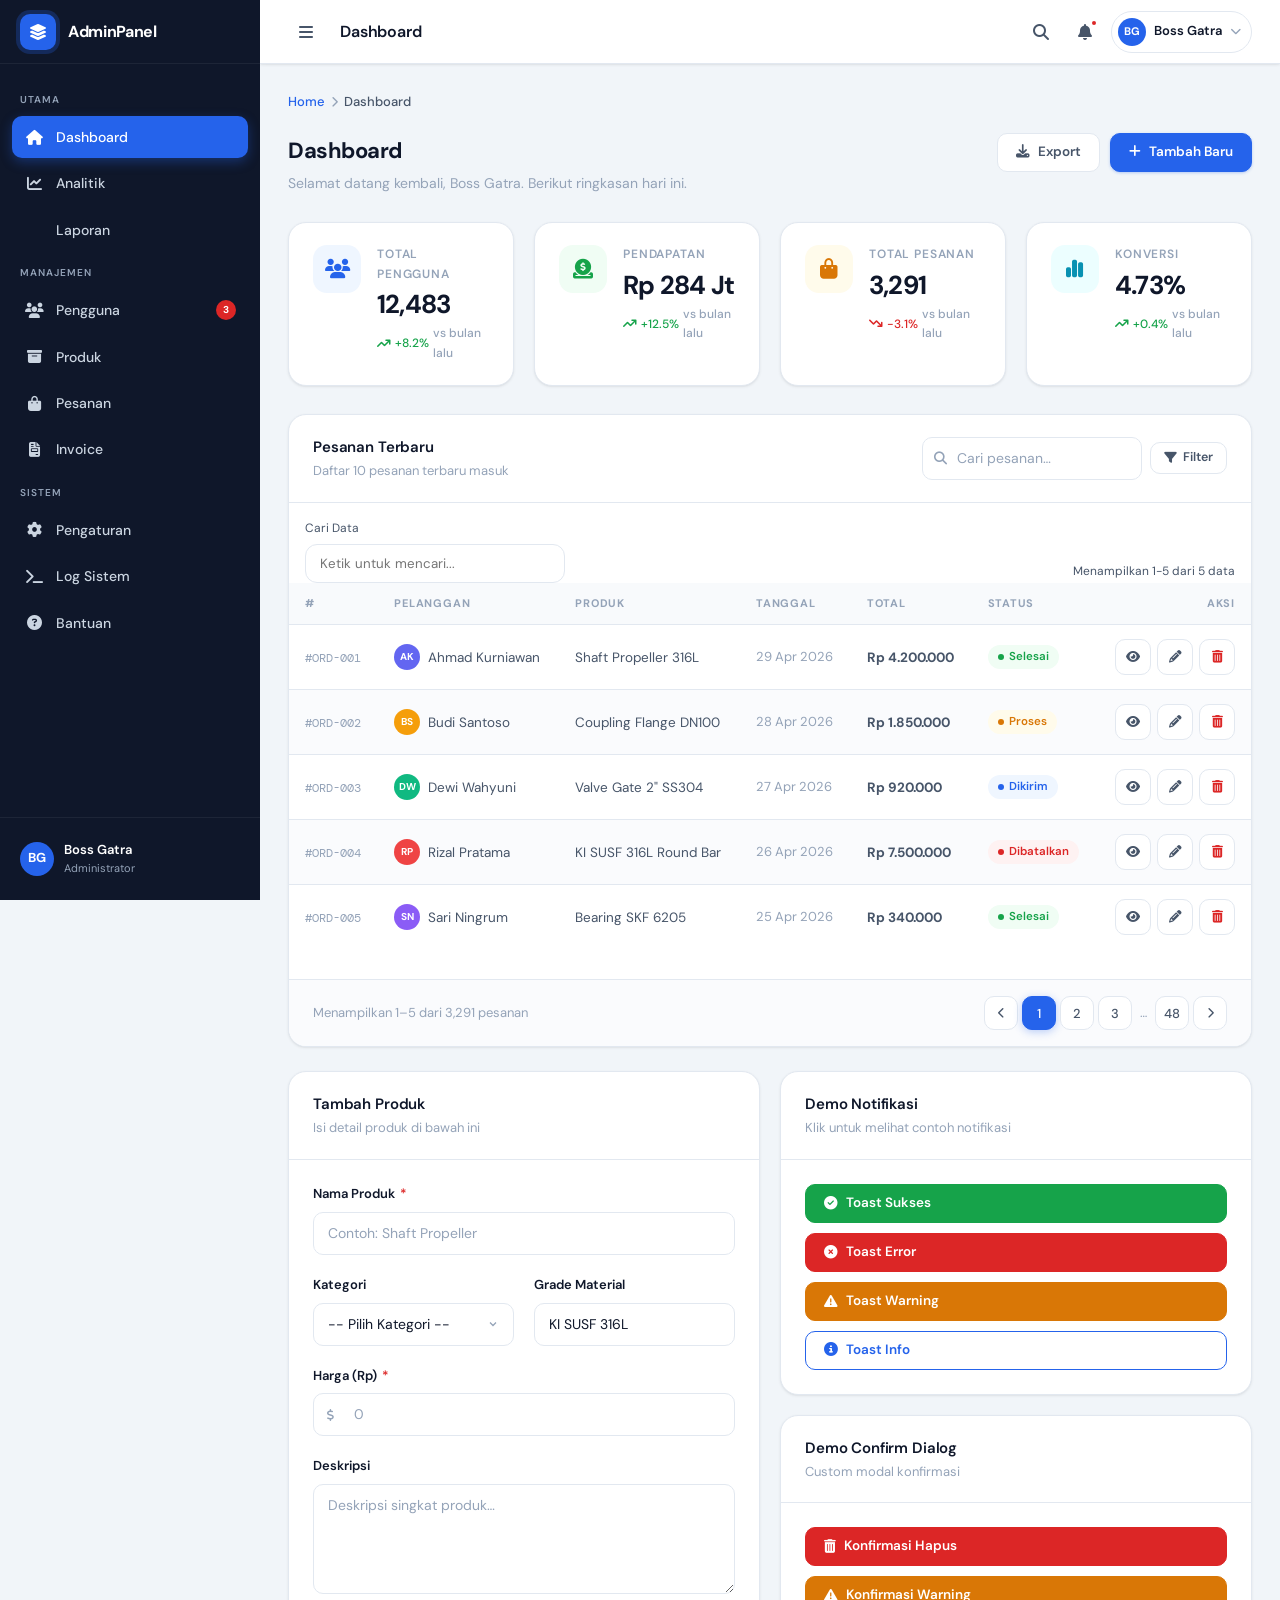
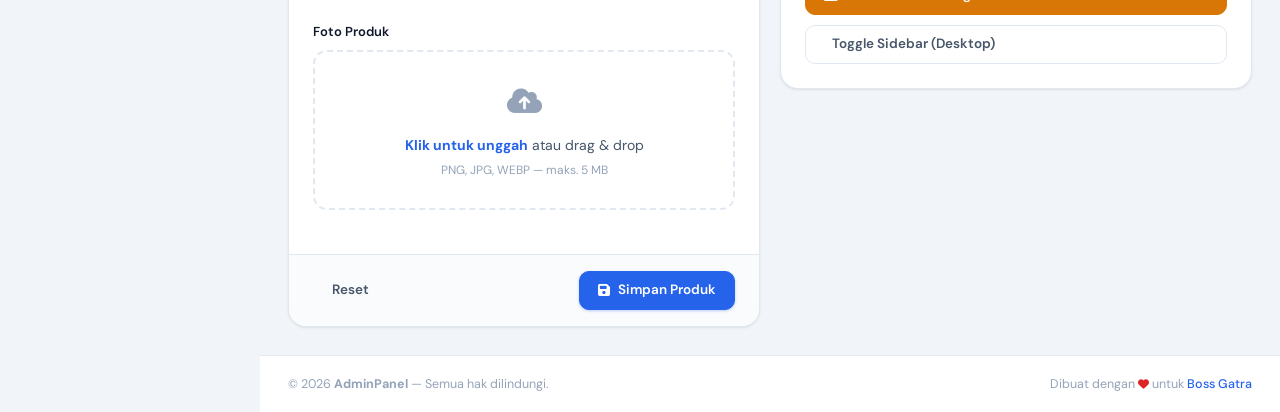
<file: public/template/index.html>
<!DOCTYPE html>
<html lang="id">
<head>
  <meta charset="UTF-8" />
  <meta name="viewport" content="width=device-width, initial-scale=1.0" />
  <title>Dashboard — AdminPanel</title>
  <link rel="stylesheet" href="style.css" />
  <!-- Font Awesome -->
  <link rel="stylesheet" href="https://cdnjs.cloudflare.com/ajax/libs/font-awesome/6.5.0/css/all.min.css" />
</head>
<body>

  <!-- ── Page Loader ─────────────────────────────────────── -->
  <div id="pageLoader" class="page-loader">
    <div class="spinner spinner-lg"></div>
    <div class="page-loader-text">Memuat halaman…</div>
  </div>

  <!-- ── Toast Container ─────────────────────────────────── -->
  <div id="toastContainer" class="toast-container"></div>

  <!-- ── Confirm Dialog ──────────────────────────────────── -->
  <div id="confirmOverlay" class="modal-overlay">
    <div class="modal" role="dialog" aria-modal="true">
      <div class="modal-header">
        <div id="confirmIcon" class="modal-icon warning">
          <i class="fa-solid fa-triangle-exclamation"></i>
        </div>
        <div class="modal-header-text">
          <div id="confirmTitle" class="modal-title">Konfirmasi Tindakan</div>
          <div class="modal-subtitle">Periksa kembali sebelum melanjutkan</div>
        </div>
      </div>
      <div id="confirmBody" class="modal-body">
        Tindakan ini tidak dapat dibatalkan.
      </div>
      <div class="modal-footer">
        <button id="confirmCancel" class="btn btn-secondary">Batal</button>
        <button id="confirmOk" class="btn btn-danger">Konfirmasi</button>
      </div>
    </div>
  </div>

  <!-- ── Sidebar Overlay (mobile) ────────────────────────── -->
  <div id="sidebarOverlay" class="sidebar-overlay"></div>

  <!-- ═══════════════════════════════════════════════════════
       LAYOUT
  ════════════════════════════════════════════════════════ -->
  <div class="layout">

    <!-- ══ SIDEBAR ══════════════════════════════════════════ -->
    <!-- In Laravel Blade: @include('layouts.sidebar') -->
    <aside id="sidebar" class="sidebar">

      <!-- Brand -->
      <div class="sidebar-brand">
        <div class="sidebar-brand-icon">
          <i class="fa-solid fa-layer-group"></i>
        </div>
        <span class="sidebar-brand-name">AdminPanel</span>
      </div>

      <!-- Navigation -->
      <nav class="sidebar-nav" aria-label="Sidebar navigation">

        <!-- Main -->
        <div class="sidebar-section-label">Utama</div>

        <div class="sidebar-item">
          <a href="index.html" class="sidebar-link active" data-page="index">
            <span class="sidebar-link-icon"><i class="fa-solid fa-house"></i></span>
            <span class="sidebar-link-label">Dashboard</span>
          </a>
        </div>

        <div class="sidebar-item">
          <a href="#" class="sidebar-link" data-page="analytics">
            <span class="sidebar-link-icon"><i class="fa-solid fa-chart-line"></i></span>
            <span class="sidebar-link-label">Analitik</span>
          </a>
        </div>

        <div class="sidebar-item">
          <a href="#" class="sidebar-link" data-page="reports">
            <span class="sidebar-link-icon"><i class="fa-solid fa-file-chart-column"></i></span>
            <span class="sidebar-link-label">Laporan</span>
          </a>
        </div>

        <!-- Management -->
        <div class="sidebar-section-label">Manajemen</div>

        <div class="sidebar-item">
          <a href="#" class="sidebar-link" data-page="users">
            <span class="sidebar-link-icon"><i class="fa-solid fa-users"></i></span>
            <span class="sidebar-link-label">Pengguna</span>
            <span class="sidebar-link-badge">3</span>
          </a>
        </div>

        <div class="sidebar-item">
          <a href="#" class="sidebar-link" data-page="products">
            <span class="sidebar-link-icon"><i class="fa-solid fa-box-archive"></i></span>
            <span class="sidebar-link-label">Produk</span>
          </a>
        </div>

        <div class="sidebar-item">
          <a href="#" class="sidebar-link" data-page="orders">
            <span class="sidebar-link-icon"><i class="fa-solid fa-bag-shopping"></i></span>
            <span class="sidebar-link-label">Pesanan</span>
          </a>
        </div>

        <div class="sidebar-item">
          <a href="#" class="sidebar-link" data-page="invoices">
            <span class="sidebar-link-icon"><i class="fa-solid fa-file-invoice"></i></span>
            <span class="sidebar-link-label">Invoice</span>
          </a>
        </div>

        <!-- System -->
        <div class="sidebar-section-label">Sistem</div>

        <div class="sidebar-item">
          <a href="#" class="sidebar-link" data-page="settings">
            <span class="sidebar-link-icon"><i class="fa-solid fa-gear"></i></span>
            <span class="sidebar-link-label">Pengaturan</span>
          </a>
        </div>

        <div class="sidebar-item">
          <a href="#" class="sidebar-link" data-page="logs">
            <span class="sidebar-link-icon"><i class="fa-solid fa-terminal"></i></span>
            <span class="sidebar-link-label">Log Sistem</span>
          </a>
        </div>

        <div class="sidebar-item">
          <a href="#" class="sidebar-link" data-page="help">
            <span class="sidebar-link-icon"><i class="fa-solid fa-circle-question"></i></span>
            <span class="sidebar-link-label">Bantuan</span>
          </a>
        </div>

      </nav>

      <!-- Sidebar Footer / User -->
      <div class="sidebar-footer">
        <div class="sidebar-user">
          <div class="sidebar-user-avatar">BG</div>
          <div class="sidebar-user-info">
            <div class="sidebar-user-name">Boss Gatra</div>
            <div class="sidebar-user-role">Administrator</div>
          </div>
        </div>
      </div>

    </aside>
    <!-- /.sidebar -->

    <!-- ══ MAIN CONTENT ═════════════════════════════════════ -->
    <div id="mainContent" class="main-content">

      <!-- ── NAVBAR ──────────────────────────────────────── -->
      <!-- In Laravel Blade: @include('layouts.navbar') -->
      <header class="navbar">

        <!-- Hamburger / Collapse Toggle -->
        <button id="sidebarToggle" class="navbar-toggle" aria-label="Toggle sidebar">
          <i class="fa-solid fa-bars"></i>
        </button>

        <!-- Page Title -->
        <span class="navbar-title">Dashboard</span>

        <div class="navbar-spacer"></div>

        <!-- Navbar Actions -->
        <div class="navbar-actions">

          <!-- Search -->
          <button class="navbar-btn" aria-label="Search" title="Cari">
            <i class="fa-solid fa-magnifying-glass"></i>
          </button>

          <!-- Notifications -->
          <button class="navbar-btn" aria-label="Notifikasi" title="Notifikasi">
            <i class="fa-solid fa-bell"></i>
            <span class="navbar-badge"></span>
          </button>

          <!-- User Dropdown -->
          <div class="navbar-dropdown">
            <div class="navbar-dropdown-trigger" role="button" tabindex="0" aria-haspopup="true" aria-expanded="false">
              <div class="navbar-dropdown-avatar">BG</div>
              <span class="navbar-dropdown-name">Boss Gatra</span>
              <i class="fa-solid fa-chevron-down navbar-dropdown-chevron"></i>
            </div>
            <div class="navbar-dropdown-menu" role="menu">
              <div class="dropdown-user-info">
                <div class="dropdown-user-info-name">Boss Gatra</div>
                <div class="dropdown-user-info-email">boss.gatra@company.com</div>
              </div>
              <div class="dropdown-item" role="menuitem" onclick="Toast.info('Profile', 'Fitur segera hadir.')">
                <i class="fa-solid fa-circle-user" style="width:16px;text-align:center;"></i>
                Profil Saya
              </div>
              <div class="dropdown-item" role="menuitem">
                <i class="fa-solid fa-gear" style="width:16px;text-align:center;"></i>
                Pengaturan
              </div>
              <div class="dropdown-item" role="menuitem">
                <i class="fa-solid fa-keyboard" style="width:16px;text-align:center;"></i>
                Pintasan Keyboard
              </div>
              <div class="dropdown-divider"></div>
              <div class="dropdown-item danger" role="menuitem" onclick="handleLogout()">
                <i class="fa-solid fa-arrow-right-from-bracket" style="width:16px;text-align:center;"></i>
                Keluar
              </div>
            </div>
          </div>

        </div>
      </header>
      <!-- /.navbar -->

      <!-- ── PAGE CONTENT ────────────────────────────────── -->
      <main class="page-content">

        <!-- Breadcrumb -->
        <nav class="breadcrumb" aria-label="Breadcrumb">
          <div class="breadcrumb-item"><a href="#">Home</a></div>
          <div class="breadcrumb-sep"><i class="fa-solid fa-chevron-right"></i></div>
          <div class="breadcrumb-item active">Dashboard</div>
        </nav>

        <!-- Page Header -->
        <div class="page-header">
          <div class="page-header-left">
            <h1 class="page-header-title">Dashboard</h1>
            <p class="page-header-subtitle">Selamat datang kembali, Boss Gatra. Berikut ringkasan hari ini.</p>
          </div>
          <div class="page-header-actions">
            <button class="btn btn-secondary" onclick="Toast.info('Export', 'Mengekspor data…')">
              <i class="fa-solid fa-download"></i>
              Export
            </button>
            <button class="btn btn-primary" onclick="Toast.success('Sukses', 'Data baru berhasil ditambahkan.')">
              <i class="fa-solid fa-plus"></i>
              Tambah Baru
            </button>
          </div>
        </div>

        <!-- ── STAT CARDS ──────────────────────────────── -->
        <div class="stats-grid">

          <div class="stat-card">
            <div class="stat-card-icon blue">
              <i class="fa-solid fa-users"></i>
            </div>
            <div class="stat-card-body">
              <div class="stat-card-label">Total Pengguna</div>
              <div class="stat-card-value">12,483</div>
              <div class="stat-card-change up">
                <i class="fa-solid fa-arrow-trend-up"></i>
                +8.2% <span>vs bulan lalu</span>
              </div>
            </div>
          </div>

          <div class="stat-card">
            <div class="stat-card-icon green">
              <i class="fa-solid fa-circle-dollar-to-slot"></i>
            </div>
            <div class="stat-card-body">
              <div class="stat-card-label">Pendapatan</div>
              <div class="stat-card-value">Rp 284 Jt</div>
              <div class="stat-card-change up">
                <i class="fa-solid fa-arrow-trend-up"></i>
                +12.5% <span>vs bulan lalu</span>
              </div>
            </div>
          </div>

          <div class="stat-card">
            <div class="stat-card-icon yellow">
              <i class="fa-solid fa-bag-shopping"></i>
            </div>
            <div class="stat-card-body">
              <div class="stat-card-label">Total Pesanan</div>
              <div class="stat-card-value">3,291</div>
              <div class="stat-card-change down">
                <i class="fa-solid fa-arrow-trend-down"></i>
                -3.1% <span>vs bulan lalu</span>
              </div>
            </div>
          </div>

          <div class="stat-card">
            <div class="stat-card-icon cyan">
              <i class="fa-solid fa-chart-simple"></i>
            </div>
            <div class="stat-card-body">
              <div class="stat-card-label">Konversi</div>
              <div class="stat-card-value">4.73%</div>
              <div class="stat-card-change up">
                <i class="fa-solid fa-arrow-trend-up"></i>
                +0.4% <span>vs bulan lalu</span>
              </div>
            </div>
          </div>

        </div>
        <!-- /.stats-grid -->

        <!-- ── TWO COLUMN SECTION ──────────────────────── -->
        <div class="grid-2 mb-24" style="margin-bottom: 24px;">

          <!-- Recent Orders Table -->
          <div class="card" style="grid-column: span 2;">
            <div class="card-header">
              <div>
                <div class="card-title">Pesanan Terbaru</div>
                <div class="card-subtitle">Daftar 10 pesanan terbaru masuk</div>
              </div>
              <div class="d-flex align-center gap-8">
                <!-- Search -->
                <div class="search-box">
                  <i class="fa-solid fa-magnifying-glass search-box-icon"></i>
                  <input
                    type="text"
                    class="form-control"
                    placeholder="Cari pesanan…"
                    data-table-search="ordersTable"
                    style="width: 220px; padding-left:34px;"
                  />
                </div>
                <button class="btn btn-secondary btn-sm">
                  <i class="fa-solid fa-filter"></i>
                  Filter
                </button>
              </div>
            </div>

            <div class="table-wrapper" style="border:none; border-radius:0; box-shadow:none;">
              <table class="table table-striped" id="ordersTable">
                <thead>
                  <tr>
                    <th>#</th>
                    <th>Pelanggan</th>
                    <th>Produk</th>
                    <th>Tanggal</th>
                    <th>Total</th>
                    <th>Status</th>
                    <th style="text-align:right;">Aksi</th>
                  </tr>
                </thead>
                <tbody>
                  <tr>
                    <td><span class="font-mono" style="font-size:12px; color:var(--text-muted);">#ORD-001</span></td>
                    <td>
                      <div class="d-flex align-center gap-8">
                        <div class="avatar avatar-sm" style="background:#6366F1;">AK</div>
                        <span>Ahmad Kurniawan</span>
                      </div>
                    </td>
                    <td>Shaft Propeller 316L</td>
                    <td><span class="text-muted">29 Apr 2026</span></td>
                    <td><strong>Rp 4.200.000</strong></td>
                    <td><span class="badge badge-success"><span class="badge-dot"></span>Selesai</span></td>
                    <td>
                      <div class="table-actions" style="justify-content:flex-end;">
                        <button class="btn btn-secondary btn-sm btn-icon" title="Lihat Detail">
                          <i class="fa-solid fa-eye"></i>
                        </button>
                        <button class="btn btn-secondary btn-sm btn-icon" title="Edit">
                          <i class="fa-solid fa-pencil"></i>
                        </button>
                        <button class="btn btn-secondary btn-sm btn-icon" title="Hapus"
                          data-confirm-delete data-item="pesanan #ORD-001">
                          <i class="fa-solid fa-trash-can" style="color:var(--danger);"></i>
                        </button>
                      </div>
                    </td>
                  </tr>
                  <tr>
                    <td><span class="font-mono" style="font-size:12px; color:var(--text-muted);">#ORD-002</span></td>
                    <td>
                      <div class="d-flex align-center gap-8">
                        <div class="avatar avatar-sm" style="background:#F59E0B;">BS</div>
                        <span>Budi Santoso</span>
                      </div>
                    </td>
                    <td>Coupling Flange DN100</td>
                    <td><span class="text-muted">28 Apr 2026</span></td>
                    <td><strong>Rp 1.850.000</strong></td>
                    <td><span class="badge badge-warning"><span class="badge-dot"></span>Proses</span></td>
                    <td>
                      <div class="table-actions" style="justify-content:flex-end;">
                        <button class="btn btn-secondary btn-sm btn-icon" title="Lihat Detail">
                          <i class="fa-solid fa-eye"></i>
                        </button>
                        <button class="btn btn-secondary btn-sm btn-icon" title="Edit">
                          <i class="fa-solid fa-pencil"></i>
                        </button>
                        <button class="btn btn-secondary btn-sm btn-icon" title="Hapus"
                          data-confirm-delete data-item="pesanan #ORD-002">
                          <i class="fa-solid fa-trash-can" style="color:var(--danger);"></i>
                        </button>
                      </div>
                    </td>
                  </tr>
                  <tr>
                    <td><span class="font-mono" style="font-size:12px; color:var(--text-muted);">#ORD-003</span></td>
                    <td>
                      <div class="d-flex align-center gap-8">
                        <div class="avatar avatar-sm" style="background:#10B981;">DW</div>
                        <span>Dewi Wahyuni</span>
                      </div>
                    </td>
                    <td>Valve Gate 2" SS304</td>
                    <td><span class="text-muted">27 Apr 2026</span></td>
                    <td><strong>Rp 920.000</strong></td>
                    <td><span class="badge badge-primary"><span class="badge-dot"></span>Dikirim</span></td>
                    <td>
                      <div class="table-actions" style="justify-content:flex-end;">
                        <button class="btn btn-secondary btn-sm btn-icon" title="Lihat Detail">
                          <i class="fa-solid fa-eye"></i>
                        </button>
                        <button class="btn btn-secondary btn-sm btn-icon" title="Edit">
                          <i class="fa-solid fa-pencil"></i>
                        </button>
                        <button class="btn btn-secondary btn-sm btn-icon" title="Hapus"
                          data-confirm-delete data-item="pesanan #ORD-003">
                          <i class="fa-solid fa-trash-can" style="color:var(--danger);"></i>
                        </button>
                      </div>
                    </td>
                  </tr>
                  <tr>
                    <td><span class="font-mono" style="font-size:12px; color:var(--text-muted);">#ORD-004</span></td>
                    <td>
                      <div class="d-flex align-center gap-8">
                        <div class="avatar avatar-sm" style="background:#EF4444;">RP</div>
                        <span>Rizal Pratama</span>
                      </div>
                    </td>
                    <td>KI SUSF 316L Round Bar</td>
                    <td><span class="text-muted">26 Apr 2026</span></td>
                    <td><strong>Rp 7.500.000</strong></td>
                    <td><span class="badge badge-danger"><span class="badge-dot"></span>Dibatalkan</span></td>
                    <td>
                      <div class="table-actions" style="justify-content:flex-end;">
                        <button class="btn btn-secondary btn-sm btn-icon" title="Lihat Detail">
                          <i class="fa-solid fa-eye"></i>
                        </button>
                        <button class="btn btn-secondary btn-sm btn-icon" title="Edit">
                          <i class="fa-solid fa-pencil"></i>
                        </button>
                        <button class="btn btn-secondary btn-sm btn-icon" title="Hapus"
                          data-confirm-delete data-item="pesanan #ORD-004">
                          <i class="fa-solid fa-trash-can" style="color:var(--danger);"></i>
                        </button>
                      </div>
                    </td>
                  </tr>
                  <tr>
                    <td><span class="font-mono" style="font-size:12px; color:var(--text-muted);">#ORD-005</span></td>
                    <td>
                      <div class="d-flex align-center gap-8">
                        <div class="avatar avatar-sm" style="background:#8B5CF6;">SN</div>
                        <span>Sari Ningrum</span>
                      </div>
                    </td>
                    <td>Bearing SKF 6205</td>
                    <td><span class="text-muted">25 Apr 2026</span></td>
                    <td><strong>Rp 340.000</strong></td>
                    <td><span class="badge badge-success"><span class="badge-dot"></span>Selesai</span></td>
                    <td>
                      <div class="table-actions" style="justify-content:flex-end;">
                        <button class="btn btn-secondary btn-sm btn-icon" title="Lihat Detail">
                          <i class="fa-solid fa-eye"></i>
                        </button>
                        <button class="btn btn-secondary btn-sm btn-icon" title="Edit">
                          <i class="fa-solid fa-pencil"></i>
                        </button>
                        <button class="btn btn-secondary btn-sm btn-icon" title="Hapus"
                          data-confirm-delete data-item="pesanan #ORD-005">
                          <i class="fa-solid fa-trash-can" style="color:var(--danger);"></i>
                        </button>
                      </div>
                    </td>
                  </tr>
                </tbody>
              </table>
            </div>

            <!-- Table Footer / Pagination -->
            <div class="card-footer d-flex align-center justify-between">
              <span class="text-muted">Menampilkan 1–5 dari 3,291 pesanan</span>
              <div class="pagination">
                <button class="page-btn" title="Halaman sebelumnya">
                  <i class="fa-solid fa-chevron-left" style="font-size:11px;"></i>
                </button>
                <button class="page-btn active">1</button>
                <button class="page-btn">2</button>
                <button class="page-btn">3</button>
                <span style="padding: 0 4px; color:var(--text-muted); font-size:13px;">…</span>
                <button class="page-btn">48</button>
                <button class="page-btn" title="Halaman berikutnya">
                  <i class="fa-solid fa-chevron-right" style="font-size:11px;"></i>
                </button>
              </div>
            </div>
          </div>

        </div>
        <!-- /.two-column -->

        <!-- ── FORM EXAMPLE ────────────────────────────── -->
        <div class="grid-2">

          <!-- Add Product Form -->
          <div class="card">
            <div class="card-header">
              <div>
                <div class="card-title">Tambah Produk</div>
                <div class="card-subtitle">Isi detail produk di bawah ini</div>
              </div>
            </div>
            <div class="card-body">

              <div class="form-group">
                <label class="form-label" for="productName">Nama Produk <span class="required">*</span></label>
                <input type="text" id="productName" class="form-control" placeholder="Contoh: Shaft Propeller" />
              </div>

              <div class="grid-2">
                <div class="form-group">
                  <label class="form-label" for="productCat">Kategori</label>
                  <select id="productCat" class="form-control">
                    <option value="">-- Pilih Kategori --</option>
                    <option>Material Baja</option>
                    <option>Komponen Pompa</option>
                    <option>Valve & Fitting</option>
                    <option>Bearing</option>
                  </select>
                </div>
                <div class="form-group">
                  <label class="form-label" for="productGrade">Grade Material</label>
                  <input type="text" id="productGrade" class="form-control" value="KI SUSF 316L" placeholder="Contoh: 316L" />
                </div>
              </div>

              <div class="form-group">
                <label class="form-label" for="productPrice">Harga (Rp) <span class="required">*</span></label>
                <div class="input-group">
                  <i class="fa-solid fa-dollar-sign input-group-icon" style="font-size:12px;"></i>
                  <input type="number" id="productPrice" class="form-control" placeholder="0" min="0" />
                </div>
              </div>

              <div class="form-group">
                <label class="form-label" for="productDesc">Deskripsi</label>
                <textarea id="productDesc" class="form-control" placeholder="Deskripsi singkat produk…"></textarea>
              </div>

              <div class="form-group">
                <label class="form-label">Foto Produk</label>
                <div class="file-upload-area" data-input="productImage">
                  <div class="file-upload-icon"><i class="fa-solid fa-cloud-arrow-up"></i></div>
                  <div class="file-upload-text">
                    <strong>Klik untuk unggah</strong> atau drag &amp; drop
                  </div>
                  <div class="file-upload-hint">PNG, JPG, WEBP — maks. 5 MB</div>
                </div>
                <input type="file" id="productImage" accept="image/*" style="display:none;" />
              </div>

            </div>
            <div class="card-footer d-flex justify-between align-center">
              <button class="btn btn-ghost" onclick="Toast.warning('Reset', 'Form dikosongkan.')">
                Reset
              </button>
              <button class="btn btn-primary" onclick="handleSaveProduct()">
                <i class="fa-solid fa-floppy-disk"></i>
                Simpan Produk
              </button>
            </div>
          </div>

          <!-- Quick Notifications Demo + Info Card -->
          <div style="display:flex; flex-direction:column; gap:20px;">

            <!-- Toast Demo Card -->
            <div class="card">
              <div class="card-header">
                <div>
                  <div class="card-title">Demo Notifikasi</div>
                  <div class="card-subtitle">Klik untuk melihat contoh notifikasi</div>
                </div>
              </div>
              <div class="card-body" style="display:flex; flex-direction:column; gap:10px;">
                <button class="btn btn-success w-full" onclick="Toast.success('Berhasil!', 'Data telah disimpan ke database.')">
                  <i class="fa-solid fa-circle-check"></i> Toast Sukses
                </button>
                <button class="btn btn-danger w-full" onclick="Toast.error('Gagal!', 'Terjadi kesalahan pada server. Coba lagi.')">
                  <i class="fa-solid fa-circle-xmark"></i> Toast Error
                </button>
                <button class="btn btn-warning w-full" onclick="Toast.warning('Perhatian!', 'Stok produk hampir habis.')">
                  <i class="fa-solid fa-triangle-exclamation"></i> Toast Warning
                </button>
                <button class="btn btn-outline-primary w-full" onclick="Toast.info('Info', 'Sistem akan maintenance pada 02:00 WIB.')">
                  <i class="fa-solid fa-circle-info"></i> Toast Info
                </button>
              </div>
            </div>

            <!-- Confirm Dialog Demo -->
            <div class="card">
              <div class="card-header">
                <div>
                  <div class="card-title">Demo Confirm Dialog</div>
                  <div class="card-subtitle">Custom modal konfirmasi</div>
                </div>
              </div>
              <div class="card-body" style="display:flex; flex-direction:column; gap:10px;">
                <button class="btn btn-danger w-full" onclick="demoDelete()">
                  <i class="fa-solid fa-trash-can"></i> Konfirmasi Hapus
                </button>
                <button class="btn btn-warning w-full" onclick="demoWarning()">
                  <i class="fa-solid fa-triangle-exclamation"></i> Konfirmasi Warning
                </button>
                <button class="btn btn-secondary w-full" onclick="SidebarManager.toggleCollapse()">
                  <i class="fa-solid fa-sidebar-flip"></i> Toggle Sidebar (Desktop)
                </button>
              </div>
            </div>

          </div>

        </div>
        <!-- /.grid-2 -->

      </main>
      <!-- /.page-content -->

      <!-- ── FOOTER ───────────────────────────────────── -->
      <footer class="footer">
        <span>© 2026 <strong>AdminPanel</strong> — Semua hak dilindungi.</span>
        <span>
          Dibuat dengan <i class="fa-solid fa-heart" style="color:var(--danger);font-size:11px;"></i> untuk
          <a href="#">Boss Gatra</a>
        </span>
      </footer>

    </div><!-- /.main-content -->
  </div><!-- /.layout -->

  <script src="app.js"></script>
  <script>
    // ── Page-specific scripts ─────────────────────────────
    // In Laravel: these go in @push('scripts')

    async function handleLogout() {
      const ok = await ConfirmDialog.show({
        title:       'Keluar dari sistem?',
        body:        'Sesi Anda akan diakhiri. Anda perlu login kembali untuk melanjutkan.',
        type:        'warning',
        confirmText: 'Ya, Keluar',
        cancelText:  'Batal',
        confirmClass:'btn-danger',
      });
      if (ok) {
        Toast.info('Keluar…', 'Mengarahkan ke halaman login.');
        setTimeout(() => { window.location.href = 'login.html'; }, 1200);
      }
    }

    async function handleSaveProduct() {
      const name = document.getElementById('productName').value.trim();
      if (!name) {
        Toast.error('Validasi Gagal', 'Nama produk wajib diisi.');
        document.getElementById('productName').classList.add('is-invalid');
        return;
      }
      document.getElementById('productName').classList.remove('is-invalid');
      Toast.success('Produk Disimpan', `Produk "${name}" berhasil ditambahkan.`);
    }

    async function demoDelete() {
      const ok = await ConfirmDialog.show({
        title:       'Hapus item ini?',
        body:        'Data yang dihapus tidak bisa dikembalikan. Apakah Anda yakin?',
        type:        'danger',
        confirmText: 'Ya, Hapus',
        confirmClass:'btn-danger',
      });
      if (ok) Toast.success('Dihapus', 'Item berhasil dihapus dari sistem.');
      else    Toast.info('Dibatalkan', 'Tidak ada perubahan yang dilakukan.');
    }

    async function demoWarning() {
      const ok = await ConfirmDialog.show({
        title:       'Lanjutkan tindakan ini?',
        body:        'Tindakan ini akan mempengaruhi data aktif. Pastikan sudah membuat backup.',
        type:        'warning',
        confirmText: 'Lanjutkan',
        confirmClass:'btn-warning',
      });
      if (ok) Toast.success('Dilanjutkan', 'Tindakan berhasil dieksekusi.');
    }

    // Input validation — remove is-invalid on input
    document.getElementById('productName').addEventListener('input', function () {
      this.classList.remove('is-invalid');
    });
  </script>

</body>
</html>
</file>
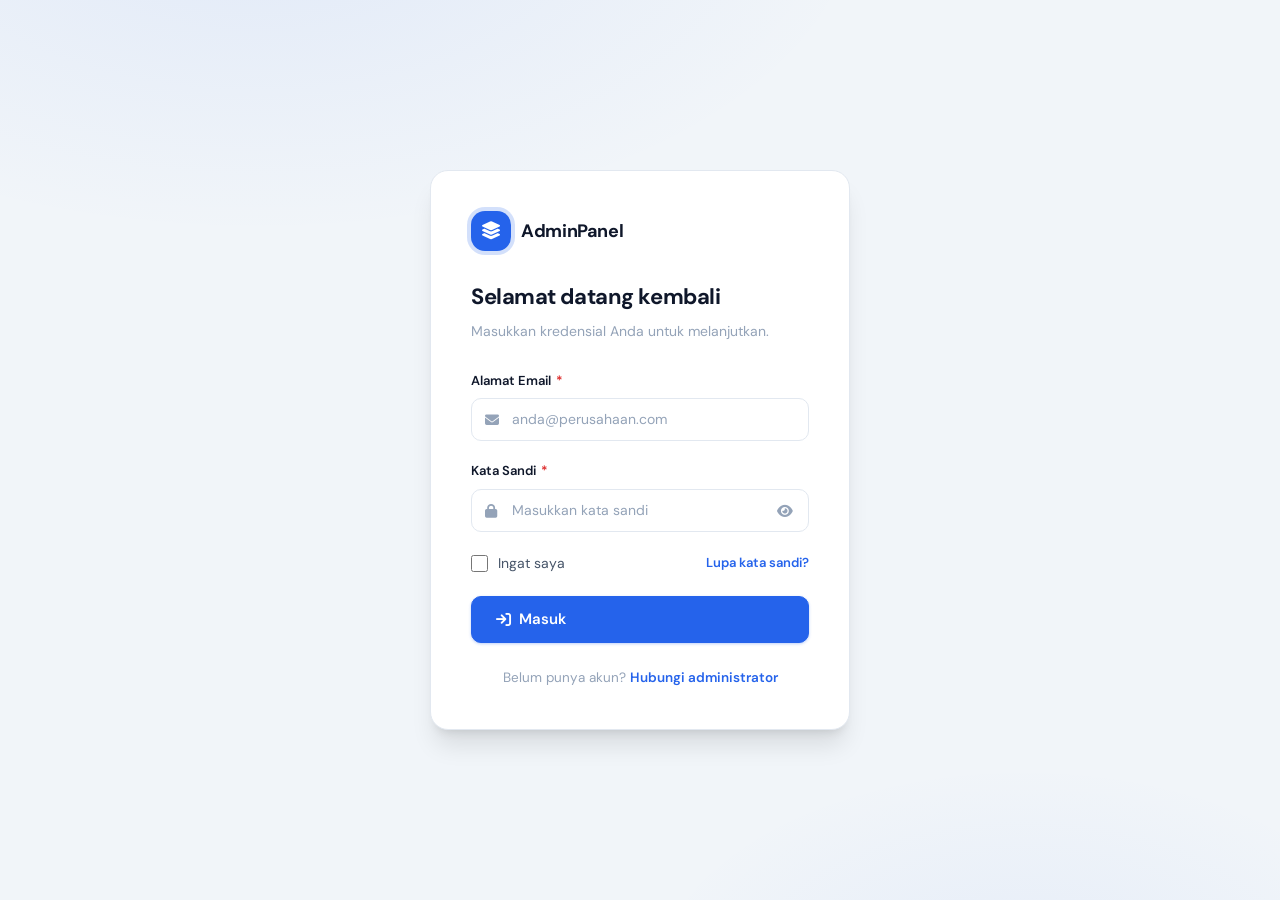
<file: public/template/login.html>
<!DOCTYPE html>
<html lang="id">
<head>
  <meta charset="UTF-8" />
  <meta name="viewport" content="width=device-width, initial-scale=1.0" />
  <title>Login — AdminPanel</title>
  <link rel="stylesheet" href="style.css" />
  <!-- Font Awesome -->
  <link rel="stylesheet" href="https://cdnjs.cloudflare.com/ajax/libs/font-awesome/6.5.0/css/all.min.css" />
</head>
<body>

  <!-- ── Page Loader ─────────────────────────────────────── -->
  <div id="pageLoader" class="page-loader">
    <div class="spinner spinner-lg"></div>
    <div class="page-loader-text">Loading…</div>
  </div>

  <!-- ── Toast Container ─────────────────────────────────── -->
  <div id="toastContainer" class="toast-container"></div>

  <!-- ── Auth Page ───────────────────────────────────────── -->
  <div class="auth-page">
    <div class="auth-bg-shape"></div>

    <div class="auth-card">

      <!-- Logo -->
      <div class="auth-logo">
        <div class="auth-logo-icon">
          <i class="fa-solid fa-layer-group"></i>
        </div>
        <span class="auth-logo-name">AdminPanel</span>
      </div>

      <!-- Heading -->
      <div class="auth-title">Selamat datang kembali</div>
      <div class="auth-subtitle">Masukkan kredensial Anda untuk melanjutkan.</div>

      <!-- Form -->
      <!-- In Laravel: <form method="POST" action="{{ route('login') }}"> -->
      <!-- @csrf -->
      <div class="form-group">
        <label class="form-label" for="email">
          Alamat Email <span class="required">*</span>
        </label>
        <div class="input-group">
          <i class="fa-solid fa-envelope input-group-icon"></i>
          <input
            type="email"
            id="email"
            name="email"
            class="form-control"
            placeholder="anda@perusahaan.com"
            autocomplete="email"
            required
          />
        </div>
      </div>

      <div class="form-group">
        <label class="form-label" for="password">
          Kata Sandi <span class="required">*</span>
        </label>
        <div class="input-group" style="position:relative;">
          <i class="fa-solid fa-lock input-group-icon"></i>
          <input
            type="password"
            id="password"
            name="password"
            class="form-control"
            placeholder="Masukkan kata sandi"
            autocomplete="current-password"
            required
            style="padding-right: 42px;"
          />
          <button
            type="button"
            class="show-password-toggle"
            data-target="password"
            aria-label="Toggle password visibility"
          >
            <i class="fa-solid fa-eye"></i>
          </button>
        </div>
      </div>

      <div class="d-flex align-center justify-between mb-16" style="margin-bottom: 22px;">
        <label class="form-check">
          <input type="checkbox" name="remember" class="form-check-input" />
          <span class="form-check-label">Ingat saya</span>
        </label>
        <a href="#" style="font-size:13px; font-weight:600; color:var(--primary);">
          Lupa kata sandi?
        </a>
      </div>

      <button
        type="button"
        class="btn btn-primary w-full btn-lg"
        id="loginBtn"
        onclick="handleLogin()"
      >
        <i class="fa-solid fa-arrow-right-to-bracket"></i>
        Masuk
      </button>

      <div class="auth-footer-text">
        Belum punya akun? <a href="#">Hubungi administrator</a>
      </div>

    </div><!-- /.auth-card -->
  </div><!-- /.auth-page -->

  <script src="app.js"></script>
  <script>
    function handleLogin() {
      const email    = document.getElementById('email').value.trim();
      const password = document.getElementById('password').value;
      const btn      = document.getElementById('loginBtn');

      if (!email || !password) {
        Toast.warning('Form Tidak Lengkap', 'Harap isi email dan kata sandi.');
        return;
      }

      // Simulate loading state
      btn.disabled = true;
      btn.innerHTML = '<div class="spinner spinner-white"></div> Memproses…';

      // Simulate API call — in Laravel, use <form> submit or axios.post()
      setTimeout(() => {
        // Success → redirect to dashboard
        Toast.success('Login Berhasil', 'Selamat datang kembali!');
        setTimeout(() => { window.location.href = 'index.html'; }, 800);
      }, 1500);
    }

    // Allow Enter key to submit
    document.addEventListener('keydown', (e) => {
      if (e.key === 'Enter') handleLogin();
    });
  </script>

</body>
</html>
</file>
<file: public/template/style.css>
/* ============================================================
   ADMIN DASHBOARD - style.css
   Clean, modern SaaS-style dashboard template
   Ready for Laravel Blade integration
   ============================================================ */

/* ── Google Fonts ─────────────────────────────────────────── */
@import url('https://fonts.googleapis.com/css2?family=DM+Sans:ital,opsz,wght@0,9..40,300;0,9..40,400;0,9..40,500;0,9..40,600;0,9..40,700;1,9..40,400&family=DM+Mono:wght@400;500&display=swap');

/* ── CSS Variables ────────────────────────────────────────── */
:root {
  /* Colors */
  --primary:          #2563EB;
  --primary-hover:    #1D4ED8;
  --primary-light:    #EFF6FF;
  --primary-muted:    #BFDBFE;

  --success:          #16A34A;
  --success-light:    #F0FDF4;
  --success-muted:    #BBF7D0;

  --warning:          #D97706;
  --warning-light:    #FFFBEB;
  --warning-muted:    #FDE68A;

  --danger:           #DC2626;
  --danger-light:     #FEF2F2;
  --danger-muted:     #FECACA;

  --info:             #0891B2;
  --info-light:       #ECFEFF;
  --info-muted:       #A5F3FC;

  /* Neutrals */
  --bg:               #F1F5F9;
  --bg-card:          #FFFFFF;
  --bg-sidebar:       #0F172A;
  --bg-sidebar-hover: #1E293B;
  --bg-navbar:        #FFFFFF;

  /* Text */
  --text-primary:     #0F172A;
  --text-secondary:   #475569;
  --text-muted:       #94A3B8;
  --text-sidebar:     #CBD5E1;
  --text-sidebar-active: #FFFFFF;

  /* Borders */
  --border:           #E2E8F0;
  --border-focus:     #2563EB;

  /* Shadows */
  --shadow-sm:        0 1px 3px 0 rgb(0 0 0 / 0.07), 0 1px 2px -1px rgb(0 0 0 / 0.07);
  --shadow-md:        0 4px 6px -1px rgb(0 0 0 / 0.07), 0 2px 4px -2px rgb(0 0 0 / 0.07);
  --shadow-lg:        0 10px 15px -3px rgb(0 0 0 / 0.08), 0 4px 6px -4px rgb(0 0 0 / 0.08);
  --shadow-xl:        0 20px 25px -5px rgb(0 0 0 / 0.1), 0 8px 10px -6px rgb(0 0 0 / 0.1);

  /* Sidebar */
  --sidebar-width:        260px;
  --sidebar-collapsed:    72px;
  --navbar-height:        64px;

  /* Radius */
  --radius-sm:   6px;
  --radius-md:   10px;
  --radius-lg:   14px;
  --radius-xl:   18px;
  --radius-full: 9999px;

  /* Transitions */
  --transition-fast:   150ms cubic-bezier(0.4, 0, 0.2, 1);
  --transition-base:   250ms cubic-bezier(0.4, 0, 0.2, 1);
  --transition-slow:   350ms cubic-bezier(0.4, 0, 0.2, 1);

  /* Typography */
  --font-sans: 'DM Sans', -apple-system, BlinkMacSystemFont, sans-serif;
  --font-mono: 'DM Mono', 'Fira Code', monospace;
}

/* ── Reset & Base ─────────────────────────────────────────── */
*, *::before, *::after {
  box-sizing: border-box;
  margin: 0;
  padding: 0;
}

html {
  font-size: 16px;
  -webkit-font-smoothing: antialiased;
  -moz-osx-font-smoothing: grayscale;
  scroll-behavior: smooth;
}

body {
  font-family: var(--font-sans);
  background-color: var(--bg);
  color: var(--text-primary);
  line-height: 1.6;
  min-height: 100vh;
  overflow-x: hidden;
}

a {
  text-decoration: none;
  color: inherit;
}

ul, ol {
  list-style: none;
}

img, svg {
  display: block;
  max-width: 100%;
}

button, input, select, textarea {
  font-family: inherit;
}

/* ── Layout Wrapper ───────────────────────────────────────── */
.layout {
  display: flex;
  min-height: 100vh;
}

/* ── Sidebar ──────────────────────────────────────────────── */
.sidebar {
  position: fixed;
  top: 0;
  left: 0;
  width: var(--sidebar-width);
  height: 100vh;
  background: var(--bg-sidebar);
  display: flex;
  flex-direction: column;
  z-index: 100;
  transition: width var(--transition-slow), transform var(--transition-slow);
  overflow: hidden;
}

.sidebar.collapsed {
  width: var(--sidebar-collapsed);
}

/* Brand */
.sidebar-brand {
  display: flex;
  align-items: center;
  gap: 12px;
  padding: 0 20px;
  height: var(--navbar-height);
  border-bottom: 1px solid rgba(255, 255, 255, 0.06);
  flex-shrink: 0;
  overflow: hidden;
}

.sidebar-brand-icon {
  width: 36px;
  height: 36px;
  background: var(--primary);
  border-radius: var(--radius-md);
  display: flex;
  align-items: center;
  justify-content: center;
  flex-shrink: 0;
  font-size: 16px;
  color: white;
  box-shadow: 0 0 0 4px rgba(37, 99, 235, 0.25);
}

.sidebar-brand-name {
  font-size: 16px;
  font-weight: 700;
  color: white;
  white-space: nowrap;
  opacity: 1;
  transition: opacity var(--transition-base);
  letter-spacing: -0.02em;
}

.sidebar.collapsed .sidebar-brand-name {
  opacity: 0;
  pointer-events: none;
}

/* Sidebar Nav */
.sidebar-nav {
  flex: 1;
  padding: 16px 0;
  overflow-y: auto;
  overflow-x: hidden;
}

.sidebar-nav::-webkit-scrollbar {
  width: 4px;
}

.sidebar-nav::-webkit-scrollbar-track {
  background: transparent;
}

.sidebar-nav::-webkit-scrollbar-thumb {
  background: rgba(255,255,255,0.1);
  border-radius: var(--radius-full);
}

.sidebar-section-label {
  font-size: 10px;
  font-weight: 600;
  letter-spacing: 0.1em;
  text-transform: uppercase;
  color: var(--text-muted);
  padding: 12px 20px 6px;
  white-space: nowrap;
  overflow: hidden;
  opacity: 1;
  transition: opacity var(--transition-base);
}

.sidebar.collapsed .sidebar-section-label {
  opacity: 0;
}

.sidebar-item {
  padding: 2px 12px;
}

.sidebar-link {
  display: flex;
  align-items: center;
  gap: 12px;
  padding: 10px 12px;
  border-radius: var(--radius-md);
  color: var(--text-sidebar);
  font-size: 14px;
  font-weight: 500;
  white-space: nowrap;
  transition: background var(--transition-fast), color var(--transition-fast);
  position: relative;
  cursor: pointer;
}

.sidebar-link:hover {
  background: var(--bg-sidebar-hover);
  color: white;
}

.sidebar-link.active {
  background: var(--primary);
  color: white;
  box-shadow: 0 4px 12px rgba(37, 99, 235, 0.35);
}

.sidebar-link-icon {
  width: 20px;
  height: 20px;
  flex-shrink: 0;
  display: flex;
  align-items: center;
  justify-content: center;
  font-size: 15px;
}

.sidebar-link-label {
  flex: 1;
  opacity: 1;
  transition: opacity var(--transition-base);
}

.sidebar.collapsed .sidebar-link-label {
  opacity: 0;
  pointer-events: none;
}

.sidebar-link-badge {
  background: var(--danger);
  color: white;
  font-size: 10px;
  font-weight: 700;
  padding: 2px 7px;
  border-radius: var(--radius-full);
  opacity: 1;
  transition: opacity var(--transition-base);
}

.sidebar.collapsed .sidebar-link-badge {
  opacity: 0;
}

/* Sidebar collapse tooltip */
.sidebar.collapsed .sidebar-link {
  justify-content: center;
}

.sidebar.collapsed .sidebar-item {
  position: relative;
}

/* Sidebar footer */
.sidebar-footer {
  padding: 12px;
  border-top: 1px solid rgba(255, 255, 255, 0.06);
  flex-shrink: 0;
}

.sidebar-user {
  display: flex;
  align-items: center;
  gap: 10px;
  padding: 10px 8px;
  border-radius: var(--radius-md);
  cursor: pointer;
  transition: background var(--transition-fast);
  overflow: hidden;
}

.sidebar-user:hover {
  background: var(--bg-sidebar-hover);
}

.sidebar-user-avatar {
  width: 34px;
  height: 34px;
  border-radius: var(--radius-full);
  background: var(--primary);
  display: flex;
  align-items: center;
  justify-content: center;
  font-size: 13px;
  font-weight: 700;
  color: white;
  flex-shrink: 0;
}

.sidebar-user-info {
  flex: 1;
  min-width: 0;
  opacity: 1;
  transition: opacity var(--transition-base);
}

.sidebar.collapsed .sidebar-user-info {
  opacity: 0;
}

.sidebar-user-name {
  font-size: 13px;
  font-weight: 600;
  color: white;
  white-space: nowrap;
  overflow: hidden;
  text-overflow: ellipsis;
}

.sidebar-user-role {
  font-size: 11px;
  color: var(--text-muted);
  white-space: nowrap;
}

/* ── Main Content ─────────────────────────────────────────── */
.main-content {
  flex: 1;
  margin-left: var(--sidebar-width);
  min-width: 0;
  display: flex;
  flex-direction: column;
  min-height: 100vh;
  transition: margin-left var(--transition-slow);
}

.main-content.expanded {
  margin-left: var(--sidebar-collapsed);
}

/* ── Navbar ───────────────────────────────────────────────── */
.navbar {
  position: sticky;
  top: 0;
  z-index: 90;
  height: var(--navbar-height);
  background: var(--bg-navbar);
  border-bottom: 1px solid var(--border);
  display: flex;
  align-items: center;
  padding: 0 28px;
  gap: 16px;
  box-shadow: var(--shadow-sm);
}

.navbar-toggle {
  width: 36px;
  height: 36px;
  border: none;
  background: transparent;
  border-radius: var(--radius-sm);
  display: flex;
  align-items: center;
  justify-content: center;
  cursor: pointer;
  color: var(--text-secondary);
  transition: background var(--transition-fast), color var(--transition-fast);
  flex-shrink: 0;
}

.navbar-toggle:hover {
  background: var(--bg);
  color: var(--text-primary);
}

.navbar-toggle i {
  font-size: 16px;
}

.navbar-title {
  font-size: 16px;
  font-weight: 600;
  color: var(--text-primary);
  letter-spacing: -0.01em;
}

.navbar-spacer {
  flex: 1;
}

/* Navbar actions */
.navbar-actions {
  display: flex;
  align-items: center;
  gap: 8px;
}

.navbar-btn {
  width: 36px;
  height: 36px;
  border: none;
  background: transparent;
  border-radius: var(--radius-sm);
  display: flex;
  align-items: center;
  justify-content: center;
  cursor: pointer;
  color: var(--text-secondary);
  transition: background var(--transition-fast), color var(--transition-fast);
  position: relative;
}

.navbar-btn:hover {
  background: var(--bg);
  color: var(--text-primary);
}

.navbar-btn i {
  font-size: 16px;
}

.navbar-badge {
  position: absolute;
  top: 5px;
  right: 5px;
  width: 8px;
  height: 8px;
  background: var(--danger);
  border-radius: var(--radius-full);
  border: 2px solid white;
}

/* Navbar Dropdown */
.navbar-dropdown {
  position: relative;
}

.navbar-dropdown-trigger {
  display: flex;
  align-items: center;
  gap: 8px;
  padding: 6px 10px 6px 6px;
  border: 1px solid var(--border);
  border-radius: var(--radius-full);
  cursor: pointer;
  transition: border-color var(--transition-fast), box-shadow var(--transition-fast);
  background: var(--bg-card);
}

.navbar-dropdown-trigger:hover {
  border-color: var(--primary-muted);
  box-shadow: 0 0 0 3px var(--primary-light);
}

.navbar-dropdown-avatar {
  width: 28px;
  height: 28px;
  border-radius: var(--radius-full);
  background: var(--primary);
  display: flex;
  align-items: center;
  justify-content: center;
  font-size: 11px;
  font-weight: 700;
  color: white;
}

.navbar-dropdown-name {
  font-size: 13px;
  font-weight: 600;
  color: var(--text-primary);
}

.navbar-dropdown-chevron {
  font-size: 11px;
  color: var(--text-muted);
  transition: transform var(--transition-fast);
}

.navbar-dropdown.open .navbar-dropdown-chevron {
  transform: rotate(180deg);
}

.navbar-dropdown-menu {
  position: absolute;
  top: calc(100% + 8px);
  right: 0;
  background: var(--bg-card);
  border: 1px solid var(--border);
  border-radius: var(--radius-lg);
  box-shadow: var(--shadow-xl);
  min-width: 220px;
  padding: 8px;
  z-index: 200;
  opacity: 0;
  pointer-events: none;
  transform: translateY(-4px) scale(0.98);
  transform-origin: top right;
  transition: opacity var(--transition-base), transform var(--transition-base);
}

.navbar-dropdown.open .navbar-dropdown-menu {
  opacity: 1;
  pointer-events: auto;
  transform: translateY(0) scale(1);
}

.dropdown-user-info {
  padding: 10px 12px 14px;
  border-bottom: 1px solid var(--border);
  margin-bottom: 6px;
}

.dropdown-user-info-name {
  font-size: 14px;
  font-weight: 600;
  color: var(--text-primary);
}

.dropdown-user-info-email {
  font-size: 12px;
  color: var(--text-muted);
  margin-top: 2px;
}

.dropdown-item {
  display: flex;
  align-items: center;
  gap: 10px;
  padding: 9px 12px;
  border-radius: var(--radius-md);
  font-size: 13px;
  font-weight: 500;
  color: var(--text-secondary);
  cursor: pointer;
  transition: background var(--transition-fast), color var(--transition-fast);
}

.dropdown-item:hover {
  background: var(--bg);
  color: var(--text-primary);
}

.dropdown-item.danger {
  color: var(--danger);
}

.dropdown-item.danger:hover {
  background: var(--danger-light);
  color: var(--danger);
}

.dropdown-divider {
  height: 1px;
  background: var(--border);
  margin: 6px 0;
}

/* ── Page Content ─────────────────────────────────────────── */
.page-content {
  flex: 1;
  padding: 28px;
}

/* ── Page Header ──────────────────────────────────────────── */
.page-header {
  display: flex;
  align-items: flex-start;
  justify-content: space-between;
  gap: 16px;
  margin-bottom: 28px;
}

.page-header-left {}

.page-header-title {
  font-size: 22px;
  font-weight: 700;
  color: var(--text-primary);
  letter-spacing: -0.02em;
}

.page-header-subtitle {
  font-size: 14px;
  color: var(--text-muted);
  margin-top: 4px;
}

.page-header-actions {
  display: flex;
  align-items: center;
  gap: 10px;
  flex-shrink: 0;
}

/* ── Breadcrumb ───────────────────────────────────────────── */
.breadcrumb {
  display: flex;
  align-items: center;
  gap: 6px;
  margin-bottom: 20px;
  font-size: 13px;
}

.breadcrumb-item {
  color: var(--text-muted);
}

.breadcrumb-item a {
  color: var(--primary);
  font-weight: 500;
}

.breadcrumb-item a:hover {
  text-decoration: underline;
}

.breadcrumb-item.active {
  color: var(--text-secondary);
  font-weight: 500;
}

.breadcrumb-sep {
  color: var(--text-muted);
  font-size: 11px;
}

/* ── Card ─────────────────────────────────────────────────── */
.card {
  background: var(--bg-card);
  border: 1px solid var(--border);
  border-radius: var(--radius-xl);
  box-shadow: var(--shadow-sm);
  overflow: hidden;
}

.card-header {
  display: flex;
  align-items: center;
  justify-content: space-between;
  padding: 20px 24px;
  border-bottom: 1px solid var(--border);
  gap: 16px;
}

.card-title {
  font-size: 15px;
  font-weight: 600;
  color: var(--text-primary);
  letter-spacing: -0.01em;
}

.card-subtitle {
  font-size: 13px;
  color: var(--text-muted);
  margin-top: 2px;
}

.card-body {
  padding: 24px;
}

.card-footer {
  padding: 16px 24px;
  border-top: 1px solid var(--border);
  background: #FAFBFD;
}

/* ── Stat Cards ───────────────────────────────────────────── */
.stats-grid {
  display: grid;
  grid-template-columns: repeat(auto-fit, minmax(220px, 1fr));
  gap: 20px;
  margin-bottom: 28px;
}

.stat-card {
  background: var(--bg-card);
  border: 1px solid var(--border);
  border-radius: var(--radius-xl);
  padding: 22px 24px;
  box-shadow: var(--shadow-sm);
  display: flex;
  align-items: flex-start;
  gap: 16px;
  transition: box-shadow var(--transition-base), transform var(--transition-base);
}

.stat-card:hover {
  box-shadow: var(--shadow-md);
  transform: translateY(-1px);
}

.stat-card-icon {
  width: 48px;
  height: 48px;
  border-radius: var(--radius-lg);
  display: flex;
  align-items: center;
  justify-content: center;
  font-size: 20px;
  flex-shrink: 0;
}

.stat-card-icon.blue   { background: var(--primary-light);  color: var(--primary); }
.stat-card-icon.green  { background: var(--success-light);  color: var(--success); }
.stat-card-icon.yellow { background: var(--warning-light);  color: var(--warning); }
.stat-card-icon.red    { background: var(--danger-light);   color: var(--danger);  }
.stat-card-icon.cyan   { background: var(--info-light);     color: var(--info);    }

.stat-card-body {}

.stat-card-label {
  font-size: 12px;
  font-weight: 600;
  text-transform: uppercase;
  letter-spacing: 0.07em;
  color: var(--text-muted);
  margin-bottom: 6px;
}

.stat-card-value {
  font-size: 26px;
  font-weight: 700;
  color: var(--text-primary);
  letter-spacing: -0.03em;
  line-height: 1.1;
}

.stat-card-change {
  display: flex;
  align-items: center;
  gap: 4px;
  font-size: 12px;
  font-weight: 500;
  margin-top: 6px;
}

.stat-card-change.up   { color: var(--success); }
.stat-card-change.down { color: var(--danger);  }
.stat-card-change span { color: var(--text-muted); }

/* ── Buttons ──────────────────────────────────────────────── */
.btn {
  display: inline-flex;
  align-items: center;
  gap: 8px;
  padding: 9px 18px;
  border-radius: var(--radius-md);
  font-size: 13.5px;
  font-weight: 600;
  border: 1.5px solid transparent;
  cursor: pointer;
  transition: all var(--transition-fast);
  white-space: nowrap;
  line-height: 1.4;
}

.btn:active {
  transform: scale(0.98);
}

.btn-sm {
  padding: 6px 13px;
  font-size: 12.5px;
  gap: 6px;
}

.btn-lg {
  padding: 12px 24px;
  font-size: 15px;
}

.btn-icon {
  padding: 8px;
  width: 36px;
  height: 36px;
  justify-content: center;
}

.btn-primary {
  background: var(--primary);
  color: white;
  border-color: var(--primary);
  box-shadow: 0 1px 3px rgba(37, 99, 235, 0.3);
}

.btn-primary:hover {
  background: var(--primary-hover);
  border-color: var(--primary-hover);
  box-shadow: 0 4px 10px rgba(37, 99, 235, 0.35);
}

.btn-secondary {
  background: var(--bg-card);
  color: var(--text-secondary);
  border-color: var(--border);
}

.btn-secondary:hover {
  background: var(--bg);
  color: var(--text-primary);
  border-color: #CBD5E1;
}

.btn-success {
  background: var(--success);
  color: white;
  border-color: var(--success);
}

.btn-success:hover {
  background: #15803D;
  border-color: #15803D;
}

.btn-danger {
  background: var(--danger);
  color: white;
  border-color: var(--danger);
}

.btn-danger:hover {
  background: #B91C1C;
  border-color: #B91C1C;
}

.btn-warning {
  background: var(--warning);
  color: white;
  border-color: var(--warning);
}

.btn-ghost {
  background: transparent;
  color: var(--text-secondary);
  border-color: transparent;
}

.btn-ghost:hover {
  background: var(--bg);
  color: var(--text-primary);
}

.btn-outline-primary {
  background: transparent;
  color: var(--primary);
  border-color: var(--primary);
}

.btn-outline-primary:hover {
  background: var(--primary-light);
}

/* ── Forms ────────────────────────────────────────────────── */
.form-group {
  margin-bottom: 20px;
}

.form-label {
  display: block;
  font-size: 13px;
  font-weight: 600;
  color: var(--text-primary);
  margin-bottom: 7px;
}

.form-label .required {
  color: var(--danger);
  margin-left: 2px;
}

.form-hint {
  font-size: 12px;
  color: var(--text-muted);
  margin-top: 5px;
}

.form-error {
  font-size: 12px;
  color: var(--danger);
  margin-top: 5px;
  display: flex;
  align-items: center;
  gap: 5px;
}

.form-control {
  width: 100%;
  padding: 10px 14px;
  border: 1.5px solid var(--border);
  border-radius: var(--radius-md);
  font-size: 14px;
  font-family: var(--font-sans);
  color: var(--text-primary);
  background: var(--bg-card);
  outline: none;
  transition: border-color var(--transition-fast), box-shadow var(--transition-fast);
  line-height: 1.5;
}

.form-control::placeholder {
  color: var(--text-muted);
}

.form-control:hover:not(:focus):not(:disabled) {
  border-color: #CBD5E1;
}

.form-control:focus {
  border-color: var(--border-focus);
  box-shadow: 0 0 0 3px rgba(37, 99, 235, 0.12);
}

.form-control:disabled {
  background: var(--bg);
  color: var(--text-muted);
  cursor: not-allowed;
}

.form-control.is-invalid {
  border-color: var(--danger);
  box-shadow: 0 0 0 3px rgba(220, 38, 38, 0.1);
}

textarea.form-control {
  resize: vertical;
  min-height: 110px;
}

select.form-control {
  cursor: pointer;
  appearance: none;
  background-image: url("data:image/svg+xml,%3Csvg xmlns='http://www.w3.org/2000/svg' width='12' height='12' viewBox='0 0 24 24' fill='none' stroke='%2394A3B8' stroke-width='2.5'%3E%3Cpath d='M6 9l6 6 6-6'/%3E%3C/svg%3E");
  background-repeat: no-repeat;
  background-position: right 14px center;
  padding-right: 42px;
}

/* File Upload */
.file-upload-area {
  border: 2px dashed var(--border);
  border-radius: var(--radius-lg);
  padding: 28px;
  text-align: center;
  cursor: pointer;
  transition: border-color var(--transition-fast), background var(--transition-fast);
}

.file-upload-area:hover {
  border-color: var(--primary);
  background: var(--primary-light);
}

.file-upload-area.dragging {
  border-color: var(--primary);
  background: var(--primary-light);
}

.file-upload-icon {
  font-size: 28px;
  color: var(--text-muted);
  margin-bottom: 10px;
}

.file-upload-text {
  font-size: 14px;
  color: var(--text-secondary);
}

.file-upload-text strong {
  color: var(--primary);
}

.file-upload-hint {
  font-size: 12px;
  color: var(--text-muted);
  margin-top: 4px;
}

/* Input with icon */
.input-group {
  position: relative;
}

.input-group .form-control {
  padding-left: 40px;
}

.input-group-icon {
  position: absolute;
  left: 14px;
  top: 50%;
  transform: translateY(-50%);
  color: var(--text-muted);
  font-size: 14px;
  pointer-events: none;
}

/* Checkbox & Radio */
.form-check {
  display: flex;
  align-items: center;
  gap: 10px;
  cursor: pointer;
}

.form-check-input {
  width: 17px;
  height: 17px;
  border: 2px solid var(--border);
  border-radius: 4px;
  cursor: pointer;
  accent-color: var(--primary);
  flex-shrink: 0;
}

.form-check-label {
  font-size: 14px;
  color: var(--text-secondary);
  cursor: pointer;
}

/* ── Table ────────────────────────────────────────────────── */
.table-wrapper {
  overflow-x: auto;
  border-radius: var(--radius-xl);
  border: 1px solid var(--border);
  box-shadow: var(--shadow-sm);
}

.table {
  width: 100%;
  border-collapse: collapse;
  background: var(--bg-card);
  font-size: 13.5px;
}

.table thead {
  position: sticky;
  top: 0;
  z-index: 10;
}

.table thead tr {
  background: #F8FAFC;
  border-bottom: 1.5px solid var(--border);
}

.table th {
  padding: 12px 16px;
  text-align: left;
  font-size: 11px;
  font-weight: 700;
  text-transform: uppercase;
  letter-spacing: 0.07em;
  color: var(--text-muted);
  white-space: nowrap;
}

.table td {
  padding: 14px 16px;
  border-bottom: 1px solid var(--border);
  color: var(--text-secondary);
  vertical-align: middle;
}

.table tbody tr {
  transition: background var(--transition-fast);
}

.table tbody tr:hover {
  background: #F8FAFC;
}

.table tbody tr:last-child td {
  border-bottom: none;
}

/* Zebra rows */
.table-striped tbody tr:nth-child(even) {
  background: #FAFBFD;
}

.table-striped tbody tr:nth-child(even):hover {
  background: #F1F5F9;
}

/* Table action buttons */
.table-actions {
  display: flex;
  align-items: center;
  gap: 6px;
}

/* Badges */
.badge {
  display: inline-flex;
  align-items: center;
  gap: 5px;
  padding: 3px 10px;
  border-radius: var(--radius-full);
  font-size: 11.5px;
  font-weight: 600;
}

.badge-primary { background: var(--primary-light); color: var(--primary); }
.badge-success { background: var(--success-light); color: var(--success); }
.badge-warning { background: var(--warning-light); color: var(--warning); }
.badge-danger  { background: var(--danger-light);  color: var(--danger);  }
.badge-info    { background: var(--info-light);     color: var(--info);    }
.badge-neutral { background: var(--bg);             color: var(--text-secondary); }

.badge-dot {
  width: 6px;
  height: 6px;
  border-radius: 50%;
  background: currentColor;
}

/* Avatar */
.avatar {
  width: 34px;
  height: 34px;
  border-radius: var(--radius-full);
  background: var(--primary);
  display: inline-flex;
  align-items: center;
  justify-content: center;
  font-size: 12px;
  font-weight: 700;
  color: white;
  flex-shrink: 0;
}

.avatar-sm { width: 26px; height: 26px; font-size: 10px; }
.avatar-lg { width: 44px; height: 44px; font-size: 16px; }

/* ── Footer ───────────────────────────────────────────────── */
.footer {
  padding: 18px 28px;
  border-top: 1px solid var(--border);
  background: var(--bg-card);
  display: flex;
  align-items: center;
  justify-content: space-between;
  font-size: 12.5px;
  color: var(--text-muted);
  gap: 16px;
  flex-wrap: wrap;
}

.footer a {
  color: var(--primary);
  font-weight: 500;
}

.footer a:hover {
  text-decoration: underline;
}

/* ── Alert / Toast Notification ──────────────────────────── */
.toast-container {
  position: fixed;
  top: 20px;
  right: 20px;
  z-index: 9999;
  display: flex;
  flex-direction: column;
  gap: 10px;
  pointer-events: none;
  max-width: 380px;
  width: calc(100vw - 40px);
}

.toast {
  background: var(--bg-card);
  border: 1px solid var(--border);
  border-radius: var(--radius-lg);
  box-shadow: var(--shadow-xl);
  padding: 14px 16px;
  display: flex;
  align-items: flex-start;
  gap: 12px;
  pointer-events: auto;
  animation: toastIn var(--transition-base) forwards;
  position: relative;
  overflow: hidden;
}

.toast.hiding {
  animation: toastOut var(--transition-slow) forwards;
}

@keyframes toastIn {
  from { opacity: 0; transform: translateX(24px) scale(0.97); }
  to   { opacity: 1; transform: translateX(0) scale(1); }
}

@keyframes toastOut {
  from { opacity: 1; transform: translateX(0) scale(1); max-height: 200px; margin-bottom: 0; }
  to   { opacity: 0; transform: translateX(24px) scale(0.95); max-height: 0; margin-bottom: -10px; padding: 0; }
}

.toast-icon {
  width: 30px;
  height: 30px;
  border-radius: var(--radius-sm);
  display: flex;
  align-items: center;
  justify-content: center;
  font-size: 14px;
  flex-shrink: 0;
}

.toast.success .toast-icon { background: var(--success-light); color: var(--success); }
.toast.error   .toast-icon { background: var(--danger-light);  color: var(--danger);  }
.toast.warning .toast-icon { background: var(--warning-light); color: var(--warning); }
.toast.info    .toast-icon { background: var(--info-light);    color: var(--info);    }

.toast-body {
  flex: 1;
  min-width: 0;
}

.toast-title {
  font-size: 13.5px;
  font-weight: 600;
  color: var(--text-primary);
  margin-bottom: 2px;
}

.toast-message {
  font-size: 12.5px;
  color: var(--text-secondary);
  line-height: 1.5;
}

.toast-close {
  background: none;
  border: none;
  cursor: pointer;
  color: var(--text-muted);
  padding: 2px;
  border-radius: 4px;
  font-size: 13px;
  transition: background var(--transition-fast), color var(--transition-fast);
  flex-shrink: 0;
  width: 22px;
  height: 22px;
  display: flex;
  align-items: center;
  justify-content: center;
}

.toast-close:hover {
  background: var(--bg);
  color: var(--text-primary);
}

/* Toast progress bar */
.toast-progress {
  position: absolute;
  bottom: 0;
  left: 0;
  height: 3px;
  border-radius: 0;
  animation: toastProgress linear forwards;
}

.toast.success .toast-progress { background: var(--success); }
.toast.error   .toast-progress { background: var(--danger);  }
.toast.warning .toast-progress { background: var(--warning); }
.toast.info    .toast-progress { background: var(--info);    }

@keyframes toastProgress {
  from { width: 100%; }
  to   { width: 0%; }
}

/* ── Confirm Dialog / Modal ───────────────────────────────── */
.modal-overlay {
  position: fixed;
  inset: 0;
  background: rgba(15, 23, 42, 0.5);
  backdrop-filter: blur(4px);
  z-index: 9000;
  display: flex;
  align-items: center;
  justify-content: center;
  padding: 20px;
  opacity: 0;
  pointer-events: none;
  transition: opacity var(--transition-base);
}

.modal-overlay.open {
  opacity: 1;
  pointer-events: auto;
}

.modal {
  background: var(--bg-card);
  border-radius: var(--radius-xl);
  box-shadow: var(--shadow-xl);
  width: 100%;
  max-width: 440px;
  transform: scale(0.95) translateY(8px);
  transition: transform var(--transition-base);
  overflow: hidden;
}

.modal-overlay.open .modal {
  transform: scale(1) translateY(0);
}

.modal-header {
  padding: 24px 24px 0;
  display: flex;
  align-items: center;
  gap: 16px;
}

.modal-icon {
  width: 48px;
  height: 48px;
  border-radius: var(--radius-xl);
  display: flex;
  align-items: center;
  justify-content: center;
  font-size: 22px;
  flex-shrink: 0;
}

.modal-icon.warning { background: var(--warning-light); color: var(--warning); }
.modal-icon.danger  { background: var(--danger-light);  color: var(--danger);  }
.modal-icon.success { background: var(--success-light); color: var(--success); }
.modal-icon.info    { background: var(--info-light);    color: var(--info);    }

.modal-header-text {}

.modal-title {
  font-size: 16px;
  font-weight: 700;
  color: var(--text-primary);
  letter-spacing: -0.01em;
}

.modal-subtitle {
  font-size: 13px;
  color: var(--text-muted);
  margin-top: 2px;
}

.modal-body {
  padding: 14px 24px 24px;
  font-size: 14px;
  color: var(--text-secondary);
  line-height: 1.6;
}

.modal-footer {
  padding: 16px 24px;
  background: #FAFBFD;
  border-top: 1px solid var(--border);
  display: flex;
  align-items: center;
  justify-content: flex-end;
  gap: 10px;
}

/* ── Loading Spinner ──────────────────────────────────────── */
.spinner {
  width: 20px;
  height: 20px;
  border: 2.5px solid rgba(0,0,0,0.1);
  border-top-color: var(--primary);
  border-radius: 50%;
  animation: spin 0.6s linear infinite;
  display: inline-block;
}

.spinner-white {
  border-color: rgba(255,255,255,0.3);
  border-top-color: white;
}

.spinner-lg {
  width: 40px;
  height: 40px;
  border-width: 4px;
}

@keyframes spin {
  to { transform: rotate(360deg); }
}

/* Page loading overlay */
.page-loader {
  position: fixed;
  inset: 0;
  background: var(--bg-card);
  display: flex;
  align-items: center;
  justify-content: center;
  flex-direction: column;
  gap: 16px;
  z-index: 99999;
  transition: opacity var(--transition-slow);
}

.page-loader.hidden {
  opacity: 0;
  pointer-events: none;
}

.page-loader-text {
  font-size: 14px;
  color: var(--text-muted);
}

/* ── Sidebar Overlay (mobile) ─────────────────────────────── */
.sidebar-overlay {
  position: fixed;
  inset: 0;
  background: rgba(15, 23, 42, 0.5);
  z-index: 99;
  opacity: 0;
  pointer-events: none;
  transition: opacity var(--transition-base);
}

.sidebar-overlay.show {
  opacity: 1;
  pointer-events: auto;
}

/* ── Grid Helpers ─────────────────────────────────────────── */
.grid-2 { display: grid; grid-template-columns: repeat(2, 1fr); gap: 20px; }
.grid-3 { display: grid; grid-template-columns: repeat(3, 1fr); gap: 20px; }
.grid-4 { display: grid; grid-template-columns: repeat(4, 1fr); gap: 20px; }

/* ── Divider ──────────────────────────────────────────────── */
.divider {
  height: 1px;
  background: var(--border);
  margin: 20px 0;
}

/* ── Empty State ──────────────────────────────────────────── */
.empty-state {
  text-align: center;
  padding: 48px 24px;
  color: var(--text-muted);
}

.empty-state-icon {
  font-size: 40px;
  margin-bottom: 14px;
  opacity: 0.5;
}

.empty-state-title {
  font-size: 16px;
  font-weight: 600;
  color: var(--text-secondary);
  margin-bottom: 6px;
}

.empty-state-desc {
  font-size: 13.5px;
}

/* ── Search Box ───────────────────────────────────────────── */
.search-box {
  position: relative;
}

.search-box input {
  padding-left: 38px;
}

.search-box-icon {
  position: absolute;
  left: 12px;
  top: 50%;
  transform: translateY(-50%);
  color: var(--text-muted);
  font-size: 13px;
  pointer-events: none;
}

/* ── Pagination ───────────────────────────────────────────── */
.pagination {
  display: flex;
  align-items: center;
  gap: 4px;
}

.page-btn {
  width: 34px;
  height: 34px;
  border: 1.5px solid var(--border);
  background: var(--bg-card);
  border-radius: var(--radius-md);
  display: flex;
  align-items: center;
  justify-content: center;
  font-size: 13px;
  font-weight: 500;
  cursor: pointer;
  color: var(--text-secondary);
  transition: all var(--transition-fast);
}

.page-btn:hover {
  background: var(--bg);
  border-color: #CBD5E1;
  color: var(--text-primary);
}

.page-btn.active {
  background: var(--primary);
  border-color: var(--primary);
  color: white;
  box-shadow: 0 2px 8px rgba(37, 99, 235, 0.3);
}


.sidebar.collapsed .sidebar-item {
  padding: 2px 8px;
}

.sidebar.collapsed .sidebar-link {
  justify-content: center;
  padding: 10px 6px;
}

.sidebar.collapsed .sidebar-link.active {
  background: rgba(37, 99, 235, 0.18);
  box-shadow: none;
}

.sidebar.collapsed .sidebar-link.active .sidebar-link-icon {
  color: #fff;
}

.sidebar.collapsed .sidebar-brand,
.sidebar.collapsed .sidebar-footer {
  padding-left: 8px;
  padding-right: 8px;
}

.table-controls {
  display: flex;
  justify-content: space-between;
  align-items: end;
  gap: 12px;
  flex-wrap: wrap;
  padding: 16px 16px 0;
}

.table-controls-left {
  display: flex;
  flex-direction: column;
  gap: 6px;
}

.table-search-label,
.table-count {
  font-size: 12px;
  color: var(--text-secondary);
}

.table-search-input {
  min-width: 260px;
  border: 1px solid var(--border);
  border-radius: 12px;
  padding: 10px 14px;
  background: #fff;
  transition: border-color var(--transition-fast), box-shadow var(--transition-fast);
}

.table-search-input:focus {
  outline: none;
  border-color: var(--border-focus);
  box-shadow: 0 0 0 4px rgba(37, 99, 235, 0.12);
}

.table-pagination {
  margin: 14px 16px 16px;
  justify-content: flex-end;
  flex-wrap: wrap;
}

.page-btn.disabled {
  opacity: 0.45;
  cursor: not-allowed;
}

/* ── Responsive ───────────────────────────────────────────── */
@media (max-width: 768px) {
  .sidebar {
    transform: translateX(-100%);
    width: var(--sidebar-width) !important;
  }

  .sidebar.mobile-open {
    transform: translateX(0);
  }

  .main-content {
    margin-left: 0 !important;
  }

  .page-content {
    padding: 20px 16px;
  }

  .navbar {
    padding: 0 16px;
  }

  .stats-grid {
    grid-template-columns: repeat(2, 1fr);
    gap: 14px;
  }

  .page-header {
    flex-direction: column;
    align-items: flex-start;
  }

  .grid-2, .grid-3, .grid-4 {
    grid-template-columns: 1fr;
  }

  .footer {
    flex-direction: column;
    text-align: center;
    padding: 16px;
  }

  .modal {
    max-width: 100%;
  }

  .navbar-dropdown-name {
    display: none;
  }

  .table-controls {
    padding: 12px 12px 0;
  }

  .table-search-input {
    min-width: 100%;
  }

  .table-pagination {
    margin: 12px;
    justify-content: flex-start;
  }
}

@media (max-width: 480px) {
  .stats-grid {
    grid-template-columns: 1fr;
  }

  .stat-card-value {
    font-size: 22px;
  }
}

/* ── Utility ──────────────────────────────────────────────── */
.d-flex          { display: flex; }
.align-center    { align-items: center; }
.justify-between { justify-content: space-between; }
.gap-8           { gap: 8px; }
.gap-12          { gap: 12px; }
.gap-16          { gap: 16px; }
.mt-4            { margin-top: 4px; }
.mt-8            { margin-top: 8px; }
.mt-16           { margin-top: 16px; }
.mt-24           { margin-top: 24px; }
.mb-16           { margin-bottom: 16px; }
.mb-24           { margin-bottom: 24px; }
.text-muted      { color: var(--text-muted); font-size: 13px; }
.text-sm         { font-size: 13px; }
.font-mono       { font-family: var(--font-mono); }
.w-full          { width: 100%; }
.flex-1          { flex: 1; }
.min-w-0         { min-width: 0; }
.overflow-hidden { overflow: hidden; }
.truncate        { white-space: nowrap; overflow: hidden; text-overflow: ellipsis; }

/* ── Login Page Specific ──────────────────────────────────── */
.auth-page {
  min-height: 100vh;
  display: flex;
  align-items: center;
  justify-content: center;
  background: var(--bg);
  padding: 24px;
  position: relative;
  overflow: hidden;
}

.auth-bg-shape {
  position: absolute;
  inset: 0;
  background: 
    radial-gradient(ellipse 80% 60% at 20% -10%, rgba(37, 99, 235, 0.08) 0%, transparent 60%),
    radial-gradient(ellipse 60% 50% at 80% 110%, rgba(37, 99, 235, 0.06) 0%, transparent 50%);
  pointer-events: none;
}

.auth-card {
  background: var(--bg-card);
  border: 1px solid var(--border);
  border-radius: var(--radius-xl);
  box-shadow: var(--shadow-xl);
  padding: 40px;
  width: 100%;
  max-width: 420px;
  position: relative;
  z-index: 1;
}

.auth-logo {
  display: flex;
  align-items: center;
  gap: 10px;
  margin-bottom: 28px;
}

.auth-logo-icon {
  width: 40px;
  height: 40px;
  background: var(--primary);
  border-radius: var(--radius-lg);
  display: flex;
  align-items: center;
  justify-content: center;
  font-size: 18px;
  color: white;
  box-shadow: 0 0 0 4px rgba(37, 99, 235, 0.2);
}

.auth-logo-name {
  font-size: 18px;
  font-weight: 700;
  color: var(--text-primary);
  letter-spacing: -0.02em;
}

.auth-title {
  font-size: 22px;
  font-weight: 700;
  color: var(--text-primary);
  letter-spacing: -0.02em;
  margin-bottom: 6px;
}

.auth-subtitle {
  font-size: 14px;
  color: var(--text-muted);
  margin-bottom: 28px;
}

.auth-footer-text {
  text-align: center;
  margin-top: 24px;
  font-size: 13.5px;
  color: var(--text-muted);
}

.auth-footer-text a {
  color: var(--primary);
  font-weight: 600;
}

.show-password-toggle {
  position: absolute;
  right: 12px;
  top: 50%;
  transform: translateY(-50%);
  background: none;
  border: none;
  cursor: pointer;
  color: var(--text-muted);
  font-size: 14px;
  transition: color var(--transition-fast);
  padding: 4px;
}

.show-password-toggle:hover {
  color: var(--text-secondary);
}

/* ── Approval Page ───────────────────────────────────────── */
.approval-page {
  display: grid;
  gap: 20px;
}

.approval-filter-card {
  margin-top: -8px;
}

.approval-filter-form {
  display: grid;
  grid-template-columns: repeat(2, minmax(220px, 1fr)) auto;
  gap: 16px;
  align-items: end;
}

.approval-filter-form .form-group {
  margin-bottom: 0;
}

.approval-filter-actions {
  display: flex;
  gap: 10px;
  flex-wrap: wrap;
}

.approval-action-layout {
  display: flex;
  justify-content: space-between;
  align-items: flex-start;
  gap: 16px;
  flex-wrap: wrap;
}

.approval-reject-form {
  width: min(100%, 520px);
}

@media (max-width: 900px) {
  .approval-filter-form {
    grid-template-columns: 1fr;
  }
}

/* Dashboard Role Based */
.dashboard-page {
  padding: 28px;
}

.dashboard-hero {
  background: linear-gradient(135deg, #1d4ed8, #2563eb);
  color: #fff;
  border-radius: 18px;
  padding: 24px;
  margin-bottom: 20px;
  display: flex;
  justify-content: space-between;
  gap: 16px;
  align-items: center;
  box-shadow: var(--shadow-md);
}

.dashboard-hero-tag {
  font-size: 12px;
  letter-spacing: .08em;
  text-transform: uppercase;
  opacity: .85;
}

.hero-badge {
  background: rgba(255,255,255,.16);
  border: 1px solid rgba(255,255,255,.25);
  border-radius: 999px;
  padding: 10px 14px;
  display: inline-flex;
  align-items: center;
  gap: 8px;
  font-weight: 600;
}

.dashboard-section-title {
  font-size: 18px;
  margin-bottom: 12px;
}

.dashboard-grid {
  display: grid;
  grid-template-columns: 1fr;
  gap: 16px;
  margin-bottom: 20px;
}

.dashboard-card {
  background: #fff;
  border-radius: 14px;
  padding: 20px;
  box-shadow: var(--shadow-sm);
  border: 1px solid var(--border);
}

.dashboard-card p { color: var(--text-secondary); font-size: 14px; margin-bottom: 8px; }
.dashboard-card h3 { font-size: 28px; line-height: 1.2; margin-bottom: 2px; }
.dashboard-card small { color: var(--text-muted); font-size: 12px; }

.status-pending { border-left: 4px solid #facc15; }
.status-approved { border-left: 4px solid #22c55e; }
.status-rejected { border-left: 4px solid #ef4444; }

.category-card .category-header {
  display: flex;
  align-items: center;
  justify-content: space-between;
}

.category-card strong { font-size: 20px; }

.progress-wrap {
  width: 100%;
  height: 8px;
  background: #e2e8f0;
  border-radius: 999px;
  margin: 10px 0 8px;
  overflow: hidden;
}

.progress-bar {
  height: 100%;
  border-radius: 999px;
  background: linear-gradient(90deg, #3b82f6, #1d4ed8);
}

.info-card {
  border-top: 4px solid #2563eb;
}

@media (min-width: 768px) {
  .summary-grid,
  .category-grid,
  .info-grid { grid-template-columns: repeat(2, minmax(0, 1fr)); }
}

@media (max-width: 767px) {
  .dashboard-page { padding: 18px; }
  .dashboard-hero { flex-direction: column; align-items: flex-start; }
}

.table-card {
  padding: 0;
  overflow: hidden;
}

.table-responsive {
  width: 100%;
  overflow-x: auto;
}

.dashboard-table {
  width: 100%;
  border-collapse: collapse;
  min-width: 520px;
}

.dashboard-table thead {
  background: #f8fafc;
}

.dashboard-table th,
.dashboard-table td {
  text-align: left;
  padding: 14px 16px;
  border-bottom: 1px solid var(--border);
  font-size: 14px;
}

.dashboard-table th {
  color: var(--text-secondary);
  font-weight: 700;
}

.upload-badge {
  display: inline-block;
  background: #dbeafe;
  color: #1d4ed8;
  padding: 4px 10px;
  border-radius: 999px;
  font-weight: 700;
}

.empty-state {
  color: var(--text-muted);
  text-align: center !important;
}

/* Admin compact mode */
.dashboard-page-compact {
  padding-top: 18px;
}

.compact-hero {
  padding: 14px 18px;
  margin-bottom: 12px;
  border-radius: 12px;
}

.compact-hero .page-header-title {
  font-size: 22px;
  margin: 0;
}

.compact-summary-grid {
  grid-template-columns: repeat(5, minmax(0, 1fr));
  gap: 10px;
  margin-bottom: 12px;
}

.compact-main-grid {
  grid-template-columns: 1.1fr .9fr 1.2fr;
  gap: 10px;
}

.compact-card {
  padding: 12px 14px;
  border-radius: 10px;
}

.compact-card h3 {
  font-size: 20px;
}

.compact-card p {
  margin-bottom: 4px;
  font-size: 12px;
}

.mini-head {
  display: flex;
  justify-content: space-between;
  align-items: center;
  margin-bottom: 8px;
}

.mini-head .dashboard-section-title {
  font-size: 14px;
  margin: 0;
}

.mini-list,
.rank-list {
  display: grid;
  gap: 6px;
}

.mini-list li,
.rank-list li {
  display: flex;
  justify-content: space-between;
  align-items: center;
  padding: 7px 8px;
  border: 1px solid var(--border);
  border-radius: 8px;
  font-size: 12px;
}

.rank-list p {
  margin: 0;
  font-size: 12px;
  font-weight: 600;
}

.rank-list small {
  font-size: 11px;
}

@media (max-width: 1200px) {
  .compact-summary-grid { grid-template-columns: repeat(3, minmax(0, 1fr)); }
  .compact-main-grid { grid-template-columns: 1fr; }
}
</file>
